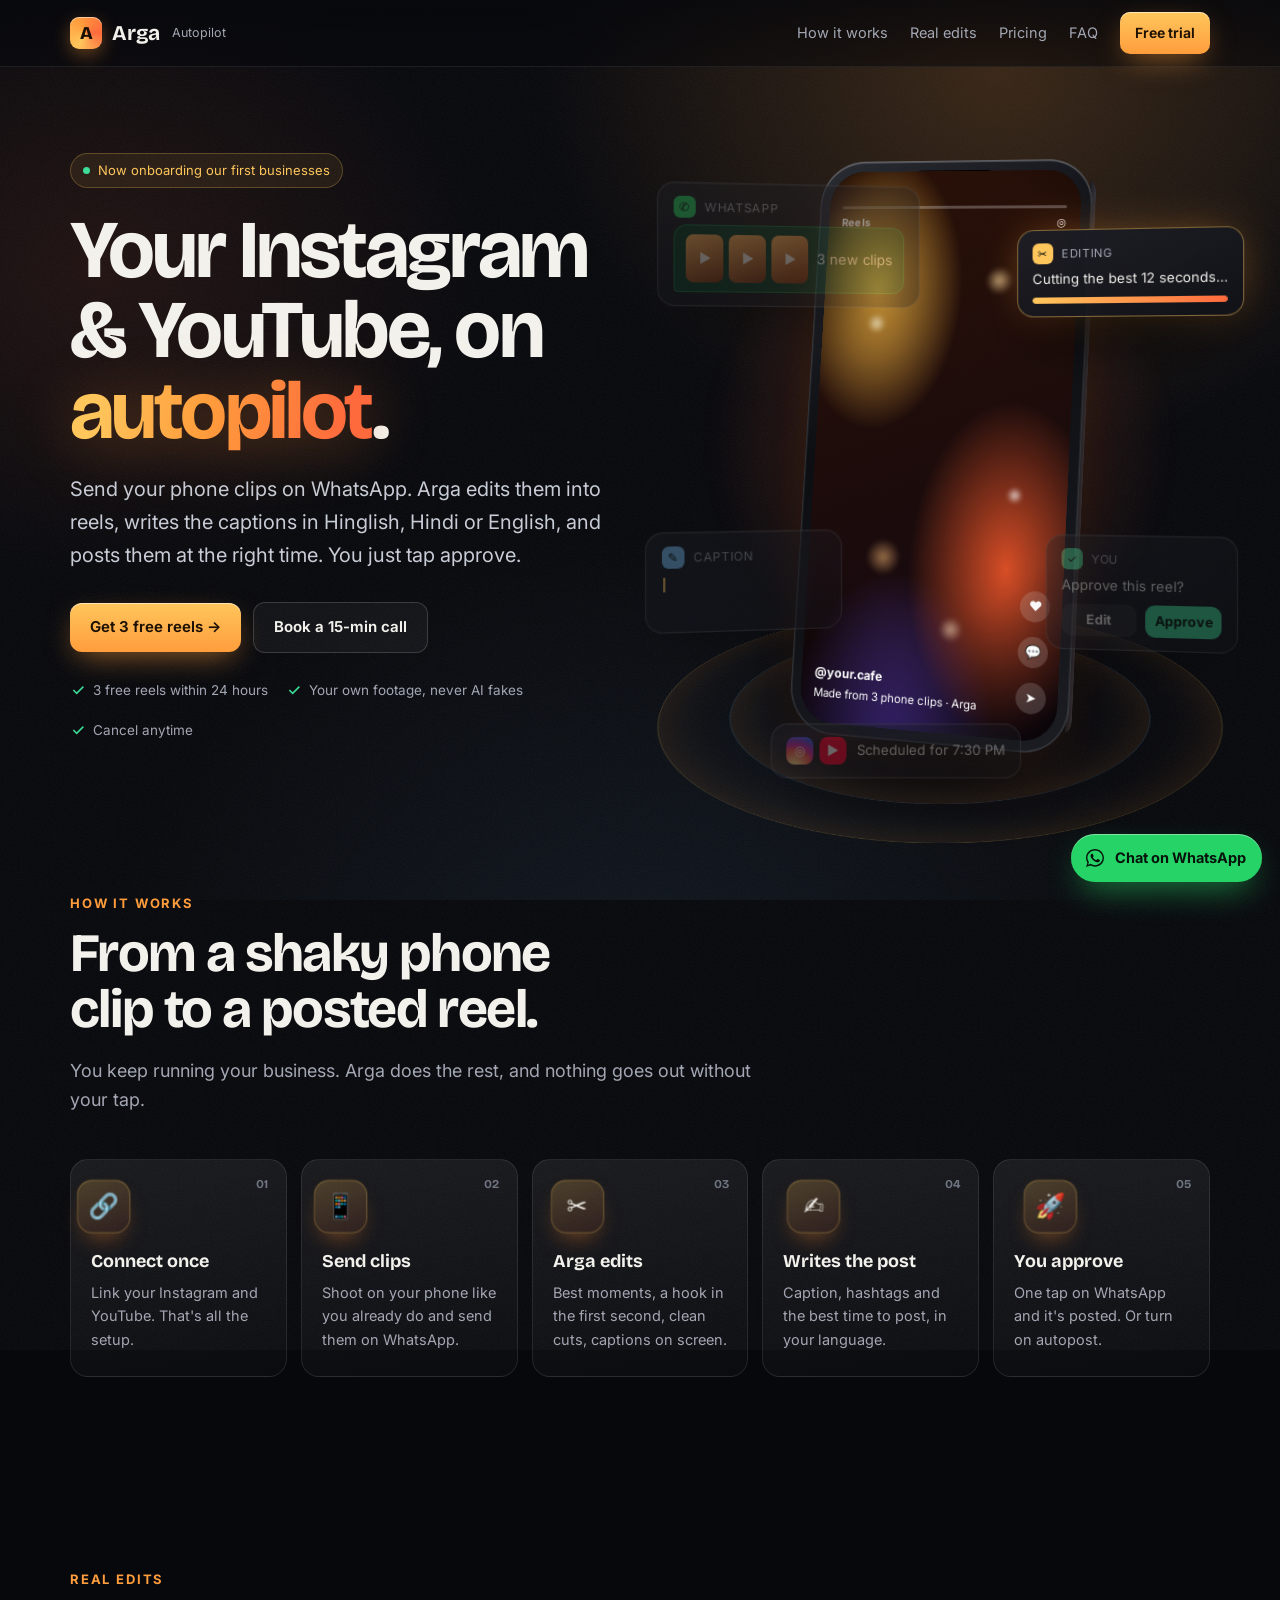
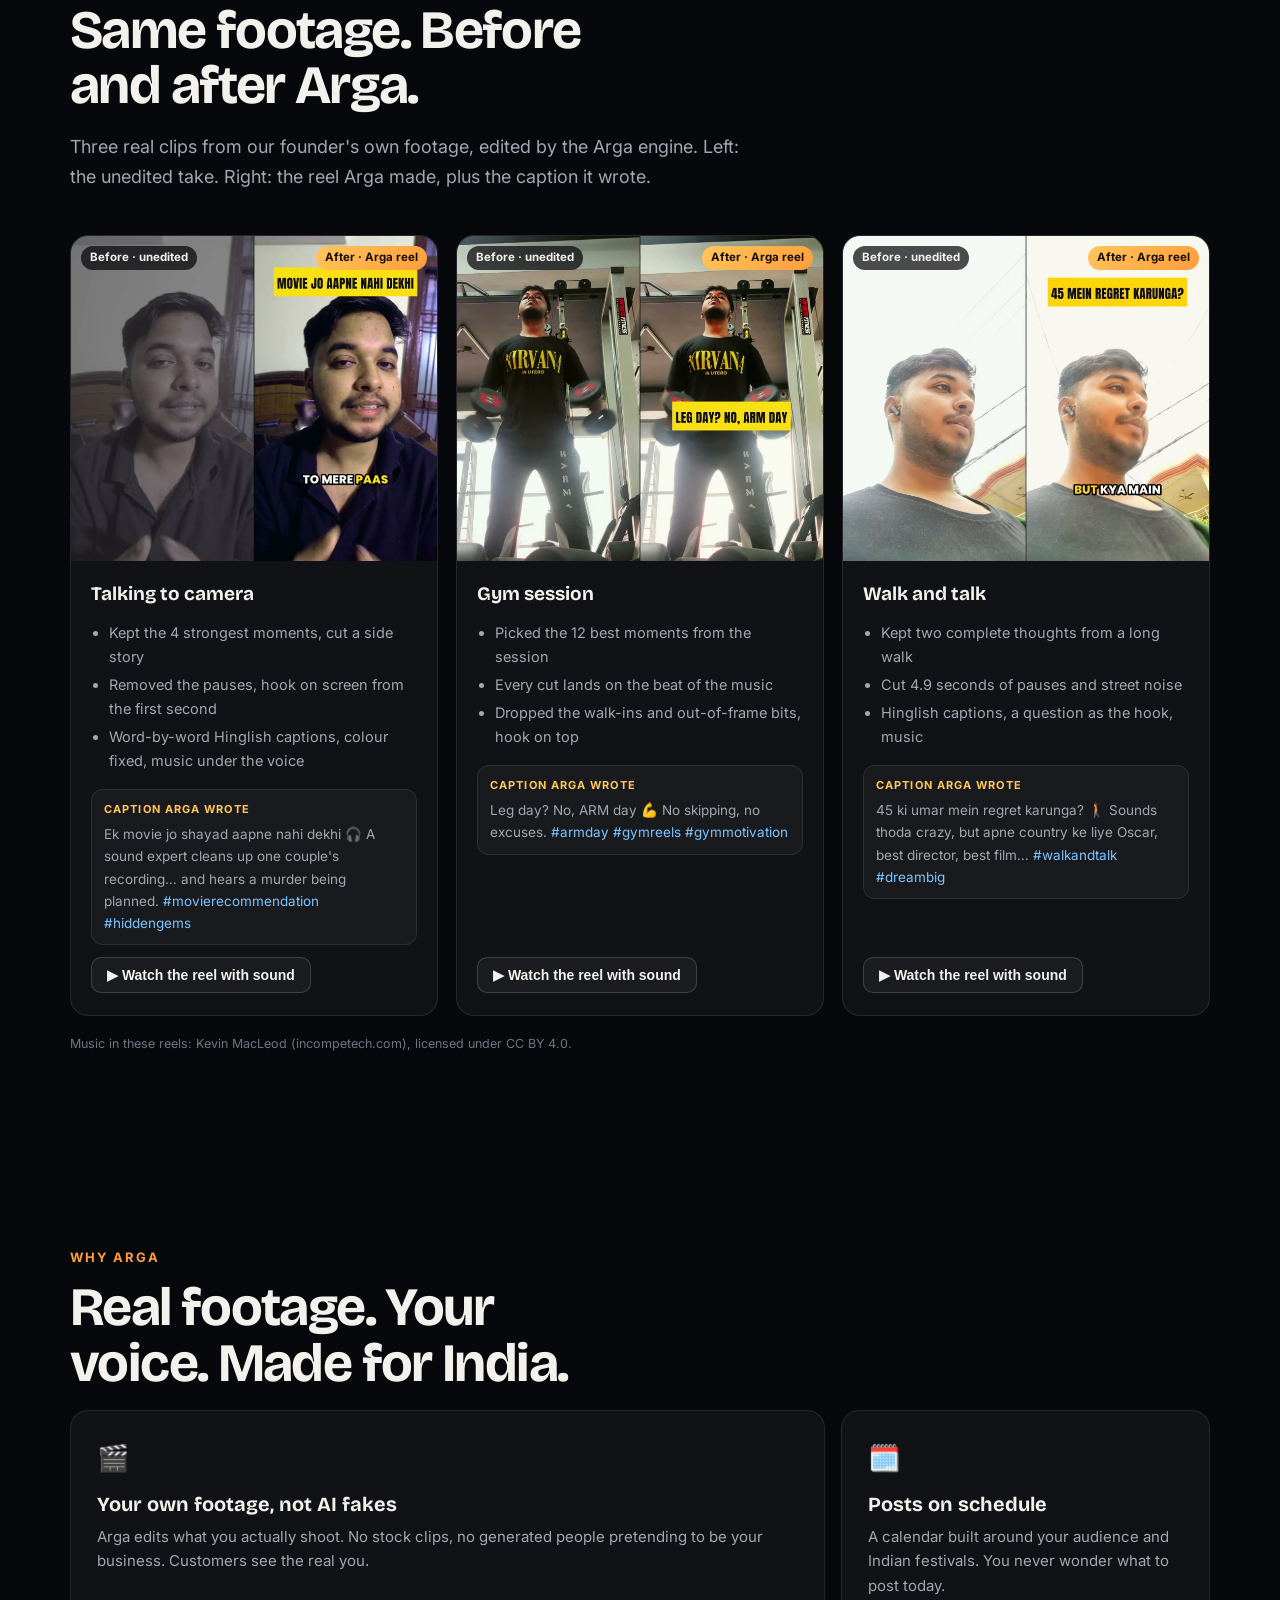
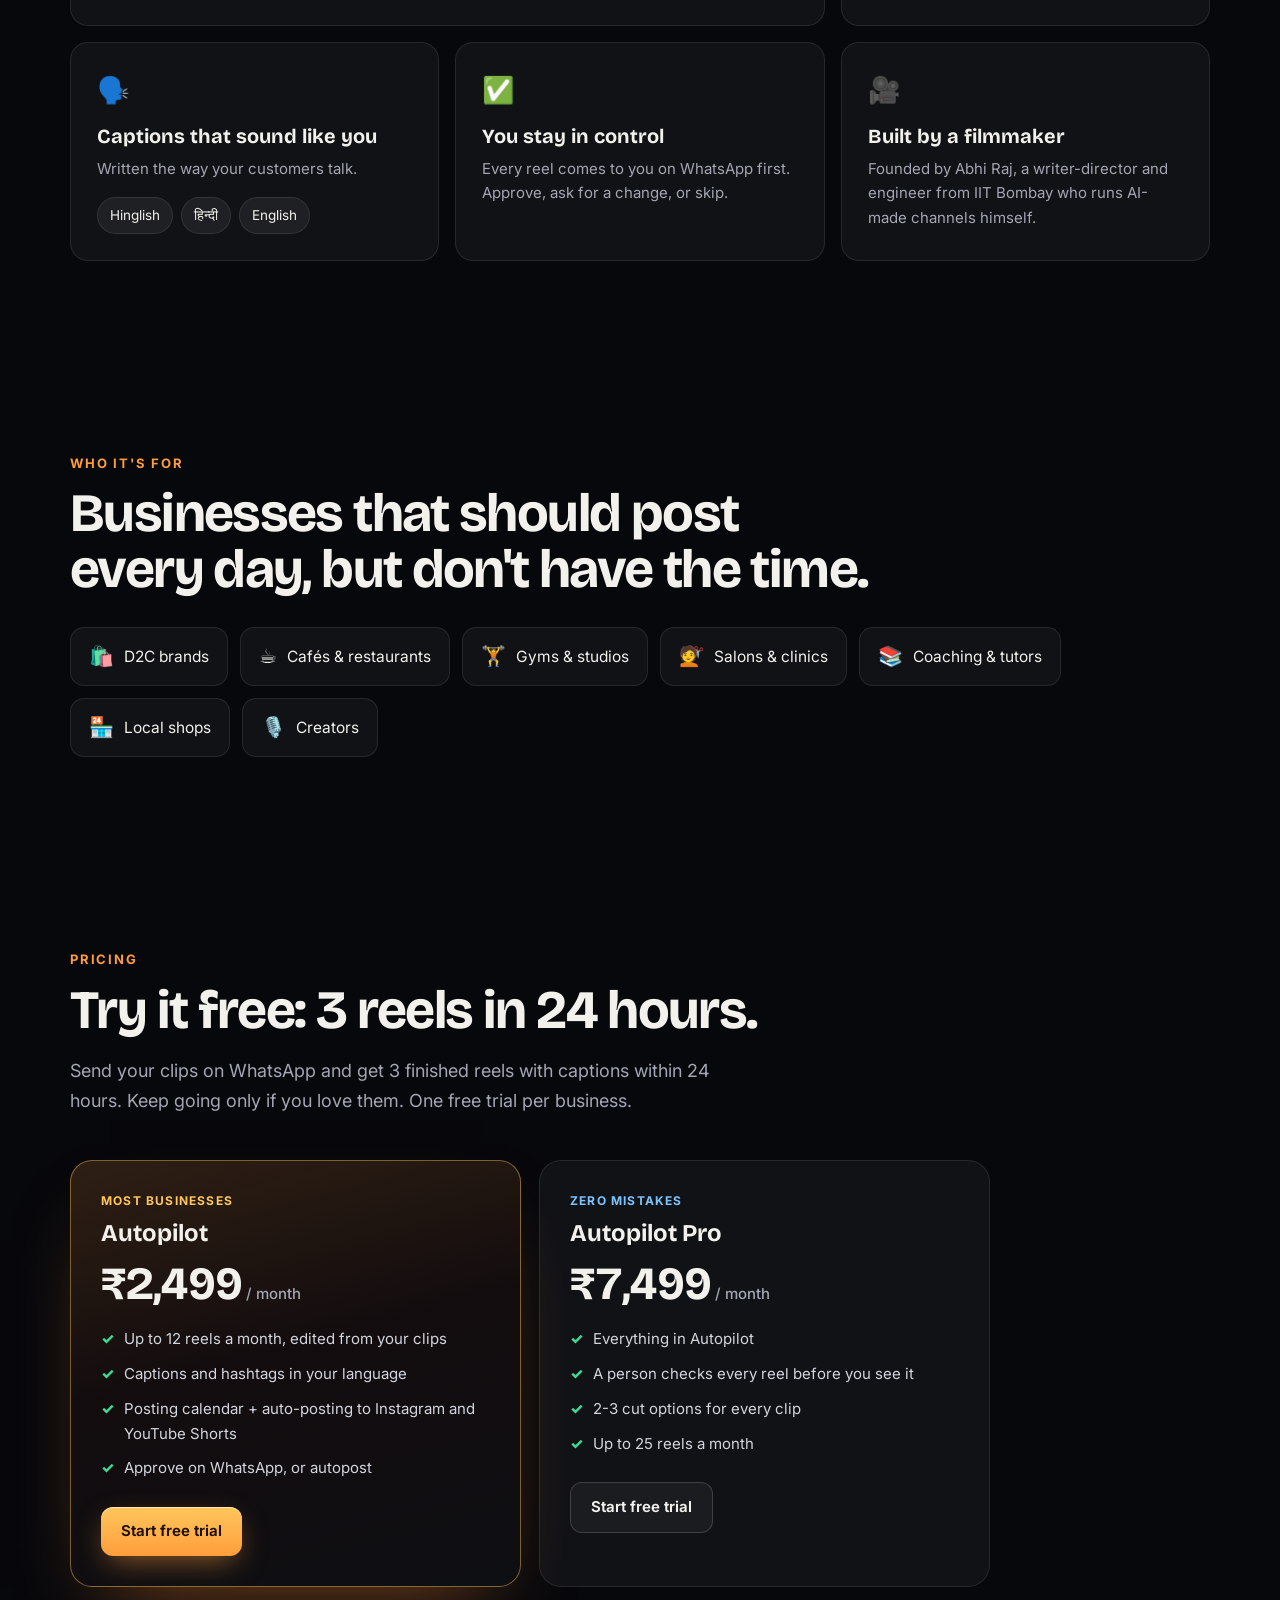
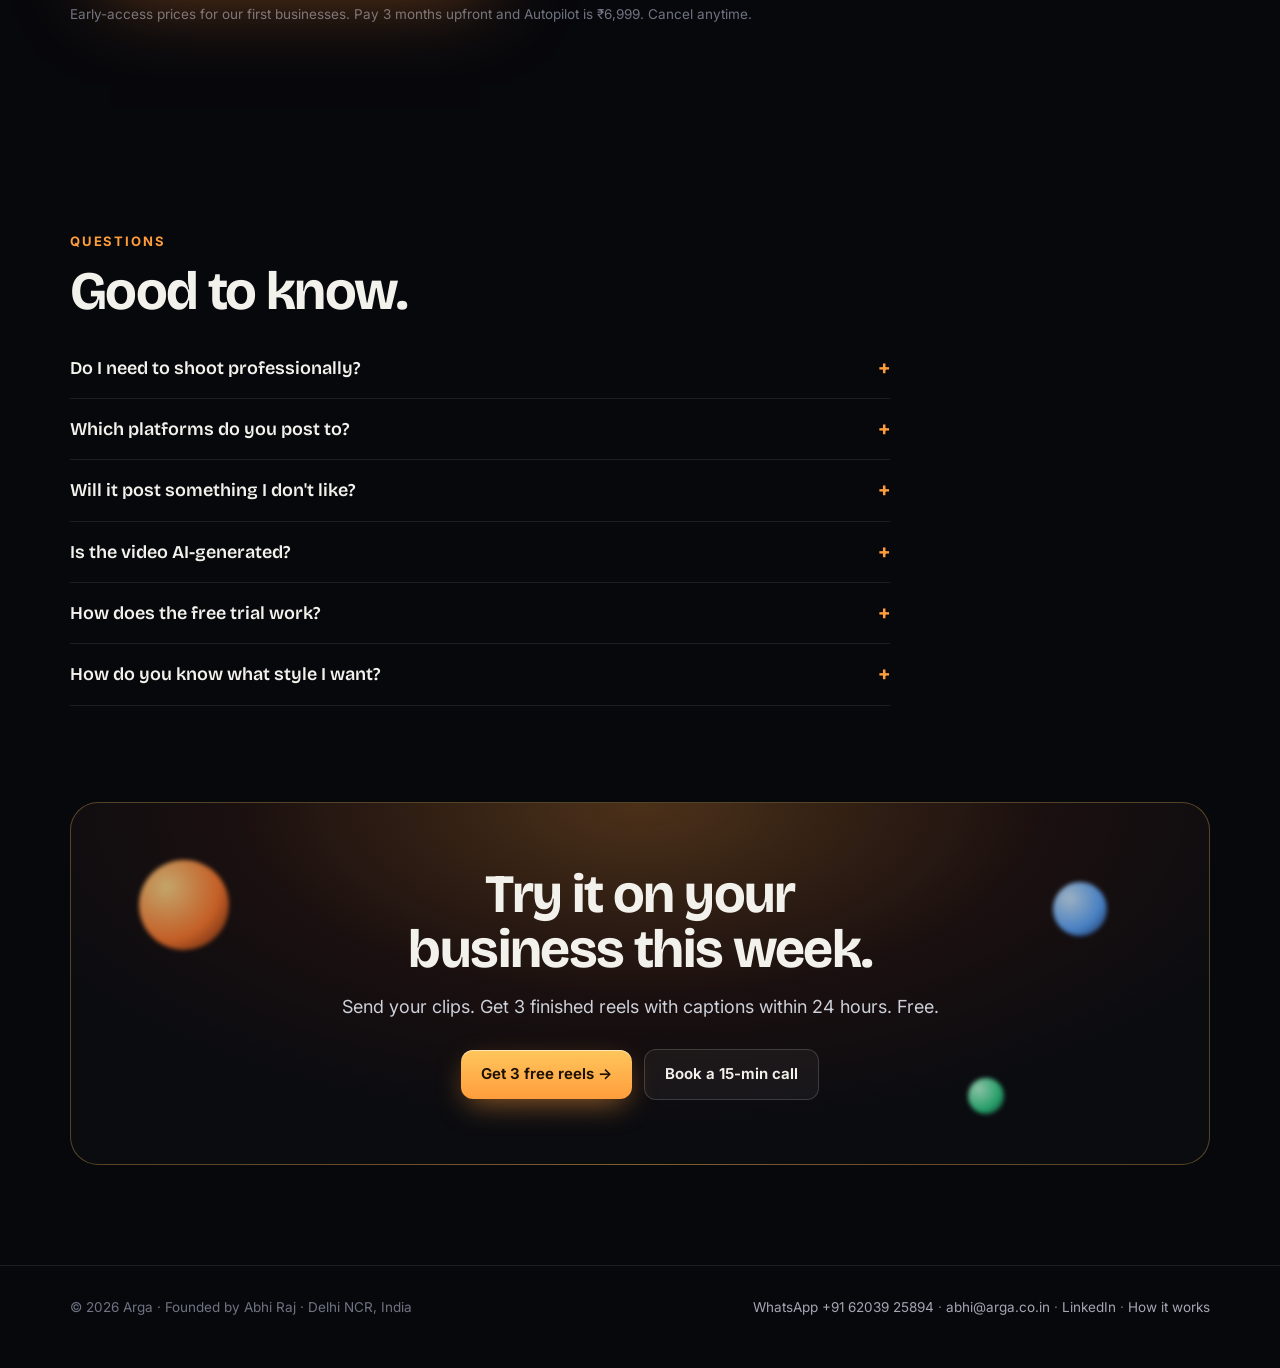
<file: index.html>
<!doctype html>
<html lang="en">
<head>
<meta charset="utf-8">
<meta name="viewport" content="width=device-width, initial-scale=1, viewport-fit=cover">
<title>Arga Autopilot</title>
<meta name="description" content="Arga runs your Instagram and YouTube on autopilot. Send your phone clips on WhatsApp; Arga edits them into reels, writes the captions in Hinglish, Hindi or English and posts them. You just approve.">
<meta property="og:title" content="Arga Autopilot: your Instagram and YouTube, on autopilot">
<meta property="og:description" content="Send phone clips on WhatsApp. Get edited reels with captions, posted for you. Your first 3 reels free, in 24 hours.">
<meta name="theme-color" content="#07080c">
<link rel="icon" href="data:image/svg+xml,<svg xmlns='http://www.w3.org/2000/svg' viewBox='0 0 100 100'><defs><linearGradient id='g' x1='0' y1='0' x2='1' y2='1'><stop offset='0' stop-color='%23ffc65c'/><stop offset='1' stop-color='%23ff6a3d'/></linearGradient></defs><rect width='100' height='100' rx='24' fill='url(%23g)'/><text y='72' x='50' text-anchor='middle' font-size='62' font-weight='800' font-family='Arial,sans-serif' fill='%231a0f02'>A</text></svg>">
<link rel="preconnect" href="https://fonts.googleapis.com">
<link rel="preconnect" href="https://fonts.gstatic.com" crossorigin>
<link rel="stylesheet" href="https://fonts.googleapis.com/css2?family=Bricolage+Grotesque:opsz,wght@12..96,600;12..96,700;12..96,800&family=Inter:wght@400;500;600;700&display=swap">
<link rel="stylesheet" href="/style.css">
</head>
<body>
<div class="ambient"></div><div class="grain"></div>

<header class="nav">
  <div class="wrap">
    <a class="brand" href="/"><span class="mark">A</span><b>Arga</b><small>Autopilot</small></a>
    <nav>
      <a href="/method.html">How it works</a>
      <a href="#real">Real edits</a>
      <a href="#pricing">Pricing</a>
      <a href="#faq">FAQ</a>
      <a class="btn primary sm" href="https://wa.me/916203925894?text=Hi%20Arga%21%20I%27d%20like%20my%203%20free%20reels.%20My%20business%3A%20" target="_blank" rel="noopener">Free trial</a>
    </nav>
  </div>
</header>

<main>
  <section class="hero">
    <div class="wrap">
      <div>
        <span class="eyebrow"><i></i>Now onboarding our first businesses</span>
        <h1>Your Instagram<br>&amp; YouTube, on <span class="glow">autopilot</span>.</h1>
        <p class="lede">Send your phone clips on WhatsApp. Arga edits them into reels, writes the captions in Hinglish, Hindi or English, and posts them at the right time. You just tap approve.</p>
        <div class="cta">
          <a class="btn primary" href="https://wa.me/916203925894?text=Hi%20Arga%21%20I%27d%20like%20my%203%20free%20reels.%20My%20business%3A%20" target="_blank" rel="noopener">Get 3 free reels →</a>
          <a class="btn ghost" href="https://cal.id/abhi-raj/partnership-call" rel="noopener">Book a 15-min call</a>
        </div>
        <div class="trust">
          <span><svg viewBox="0 0 24 24" fill="none" stroke="currentColor" stroke-width="2.4"><path d="M5 12l5 5L20 7"/></svg>3 free reels within 24 hours</span>
          <span><svg viewBox="0 0 24 24" fill="none" stroke="currentColor" stroke-width="2.4"><path d="M5 12l5 5L20 7"/></svg>Your own footage, never AI fakes</span>
          <span><svg viewBox="0 0 24 24" fill="none" stroke="currentColor" stroke-width="2.4"><path d="M5 12l5 5L20 7"/></svg>Cancel anytime</span>
        </div>
      </div>

      <div class="stage" aria-label="Animated example: clips arrive on WhatsApp, Arga edits a reel, writes the caption, the owner approves and it is posted">
        <div class="scene">
          <div class="halo"></div>
          <div class="ring"></div><div class="ring r2"></div><div class="floor"></div>

          <div class="phone">
            <div class="body"></div><div class="side"></div>
            <div class="screen">
              <div class="reel">
                <div class="film"></div><div class="bokeh"></div><div class="vignette"></div>
                <div class="bar"><i></i></div>
                <div class="top"><b>Reels</b><span>◎</span></div>
                <div class="cap" id="reelcap"></div>
                <div class="meta"><b id="reelhandle">@your.cafe</b>Made from 3 phone clips · Arga</div>
                <div class="rail"><span>♥</span><span>💬</span><span>➤</span></div>
              </div>
            </div>
            <div class="island"></div><div class="gloss"></div>
          </div>

          <div class="float f-wa" id="f-wa">
            <div class="k"><i style="background:var(--wa)">✆</i>WhatsApp</div>
            <div class="bubble"><div class="clips"><span class="clip"></span><span class="clip"></span><span class="clip"></span></div><span>3 new clips</span></div>
          </div>
          <div class="float f-edit" id="f-edit">
            <div class="k"><i style="background:var(--marigold)">✂</i>Editing</div>
            <div id="edittxt">Cutting the best 12 seconds…</div>
            <div class="prog"><i id="prog"></i></div>
          </div>
          <div class="float f-cap" id="f-cap">
            <div class="k"><i style="background:var(--sky)">✎</i>Caption</div>
            <div class="typed"><span id="typed"></span><span class="caret"></span></div>
            <div class="tags" id="tags"></div>
          </div>
          <div class="float f-ok" id="f-ok">
            <div class="k"><i style="background:var(--mint)">✓</i>You</div>
            <div id="oktxt">Approve this reel?</div>
            <div class="approve"><span>Edit</span><span class="yes" id="okbtn">Approve</span></div>
          </div>
          <div class="float f-post" id="f-post">
            <div class="posted"><div class="plat"><span class="ig">◎</span><span class="yt">▶</span></div><div id="posttxt">Scheduled for 7:30 PM</div></div>
          </div>
        </div>
      </div>
    </div>
  </section>

  <section id="how">
    <div class="wrap">
      <div class="reveal">
        <div class="kicker">How it works</div>
        <h2>From a shaky phone clip to a posted reel.</h2>
        <p class="sub">You keep running your business. Arga does the rest, and nothing goes out without your tap.</p>
      </div>
      <div class="pipe reveal">
        <div class="step"><span class="no">01</span><div class="ic">🔗</div><h3>Connect once</h3><p>Link your Instagram and YouTube. That's all the setup.</p></div>
        <div class="step"><span class="no">02</span><div class="ic">📱</div><h3>Send clips</h3><p>Shoot on your phone like you already do and send them on WhatsApp.</p></div>
        <div class="step"><span class="no">03</span><div class="ic">✂️</div><h3>Arga edits</h3><p>Best moments, a hook in the first second, clean cuts, captions on screen.</p></div>
        <div class="step"><span class="no">04</span><div class="ic">✍️</div><h3>Writes the post</h3><p>Caption, hashtags and the best time to post, in your language.</p></div>
        <div class="step"><span class="no">05</span><div class="ic">🚀</div><h3>You approve</h3><p>One tap on WhatsApp and it's posted. Or turn on autopost.</p></div>
      </div>
    </div>
  </section>

  <section id="real">
    <div class="wrap">
      <div class="reveal">
        <div class="kicker">Real edits</div>
        <h2>Same footage. Before and after Arga.</h2>
        <p class="sub">Three real clips from our founder's own footage, edited by the Arga engine. Left: the unedited take. Right: the reel Arga made, plus the caption it wrote.</p>
      </div>
      <div class="demos reveal">
        <article class="demo">
          <div class="cmp">
            <video class="loop" muted loop playsinline preload="none" poster="/demos/a_compare.jpg" data-src="/demos/a_compare.mp4" aria-label="Before and after: talking to camera"></video>
            <span class="tag l">Before · unedited</span><span class="tag r">After · Arga reel</span>
          </div>
          <div class="body">
            <h3>Talking to camera</h3>
            <ul>
              <li>Kept the 4 strongest moments, cut a side story</li>
              <li>Removed the pauses, hook on screen from the first second</li>
              <li>Word-by-word Hinglish captions, colour fixed, music under the voice</li>
            </ul>
            <p class="capx"><b>Caption Arga wrote</b>Ek movie jo shayad aapne nahi dekhi 🎧 A sound expert cleans up one couple's recording… and hears a murder being planned. <i>#movierecommendation #hiddengems</i></p>
            <button class="btn ghost sm play" type="button" data-reel="/demos/a_reel.mp4" data-poster="/demos/a_reel.jpg">▶ Watch the reel with sound</button>
          </div>
        </article>
        <article class="demo">
          <div class="cmp">
            <video class="loop" muted loop playsinline preload="none" poster="/demos/b_compare.jpg" data-src="/demos/b_compare.mp4" aria-label="Before and after: gym session"></video>
            <span class="tag l">Before · unedited</span><span class="tag r">After · Arga reel</span>
          </div>
          <div class="body">
            <h3>Gym session</h3>
            <ul>
              <li>Picked the 12 best moments from the session</li>
              <li>Every cut lands on the beat of the music</li>
              <li>Dropped the walk-ins and out-of-frame bits, hook on top</li>
            </ul>
            <p class="capx"><b>Caption Arga wrote</b>Leg day? No, ARM day 💪 No skipping, no excuses. <i>#armday #gymreels #gymmotivation</i></p>
            <button class="btn ghost sm play" type="button" data-reel="/demos/b_reel.mp4" data-poster="/demos/b_reel.jpg">▶ Watch the reel with sound</button>
          </div>
        </article>
        <article class="demo">
          <div class="cmp">
            <video class="loop" muted loop playsinline preload="none" poster="/demos/c_compare.jpg" data-src="/demos/c_compare.mp4" aria-label="Before and after: walk and talk"></video>
            <span class="tag l">Before · unedited</span><span class="tag r">After · Arga reel</span>
          </div>
          <div class="body">
            <h3>Walk and talk</h3>
            <ul>
              <li>Kept two complete thoughts from a long walk</li>
              <li>Cut 4.9 seconds of pauses and street noise</li>
              <li>Hinglish captions, a question as the hook, music</li>
            </ul>
            <p class="capx"><b>Caption Arga wrote</b>45 ki umar mein regret karunga? 🚶 Sounds thoda crazy, but apne country ke liye Oscar, best director, best film… <i>#walkandtalk #dreambig</i></p>
            <button class="btn ghost sm play" type="button" data-reel="/demos/c_reel.mp4" data-poster="/demos/c_reel.jpg">▶ Watch the reel with sound</button>
          </div>
        </article>
      </div>
      <p class="fine">Music in these reels: Kevin MacLeod (incompetech.com), licensed under CC BY 4.0.</p>
    </div>
  </section>

  <section>
    <div class="wrap">
      <div class="reveal">
        <div class="kicker">Why Arga</div>
        <h2>Real footage. Your voice. Made for India.</h2>
      </div>
      <div class="feats reveal">
        <div class="feat wide"><div class="emo">🎬</div><div class="big">Your own footage, not AI fakes</div><p>Arga edits what you actually shoot. No stock clips, no generated people pretending to be your business. Customers see the real you.</p></div>
        <div class="feat"><div class="emo">🗓️</div><div class="big">Posts on schedule</div><p>A calendar built around your audience and Indian festivals. You never wonder what to post today.</p></div>
        <div class="feat"><div class="emo">🗣️</div><div class="big">Captions that sound like you</div><p>Written the way your customers talk.</p><div class="lang"><span>Hinglish</span><span>हिन्दी</span><span>English</span></div></div>
        <div class="feat"><div class="emo">✅</div><div class="big">You stay in control</div><p>Every reel comes to you on WhatsApp first. Approve, ask for a change, or skip.</p></div>
        <div class="feat"><div class="emo">🎥</div><div class="big">Built by a filmmaker</div><p>Founded by Abhi Raj, a writer-director and engineer from IIT Bombay who runs AI-made channels himself.</p></div>
      </div>
    </div>
  </section>

  <section>
    <div class="wrap reveal">
      <div class="kicker">Who it's for</div>
      <h2>Businesses that should post every day, but don't have the time.</h2>
      <div class="who" style="margin-top:30px">
        <span><b>🛍️</b>D2C brands</span><span><b>☕</b>Cafés &amp; restaurants</span><span><b>🏋️</b>Gyms &amp; studios</span>
        <span><b>💇</b>Salons &amp; clinics</span><span><b>📚</b>Coaching &amp; tutors</span><span><b>🏪</b>Local shops</span><span><b>🎙️</b>Creators</span>
      </div>
    </div>
  </section>

  <section id="pricing">
    <div class="wrap">
      <div class="reveal">
        <div class="kicker">Pricing</div>
        <h2>Try it free: 3 reels in 24 hours.</h2>
        <p class="sub">Send your clips on WhatsApp and get 3 finished reels with captions within 24 hours. Keep going only if you love them. One free trial per business.</p>
      </div>
      <div class="plans reveal">
        <div class="plan main" data-tilt>
          <div class="tagline">Most businesses</div>
          <h3>Autopilot</h3>
          <div class="price">₹2,499<small> / month</small></div>
          <ul>
            <li>Up to 12 reels a month, edited from your clips</li>
            <li>Captions and hashtags in your language</li>
            <li>Posting calendar + auto-posting to Instagram and YouTube Shorts</li>
            <li>Approve on WhatsApp, or autopost</li>
          </ul>
          <a class="btn primary" href="https://wa.me/916203925894?text=Hi%20Arga%21%20I%27d%20like%20my%203%20free%20reels.%20My%20business%3A%20" target="_blank" rel="noopener">Start free trial</a>
        </div>
        <div class="plan" data-tilt>
          <div class="tagline" style="color:var(--sky)">Zero mistakes</div>
          <h3>Autopilot Pro</h3>
          <div class="price">₹7,499<small> / month</small></div>
          <ul>
            <li>Everything in Autopilot</li>
            <li>A person checks every reel before you see it</li>
            <li>2-3 cut options for every clip</li>
            <li>Up to 25 reels a month</li>
          </ul>
          <a class="btn ghost" href="https://wa.me/916203925894?text=Hi%20Arga%21%20I%27d%20like%20my%203%20free%20reels.%20My%20business%3A%20" target="_blank" rel="noopener">Start free trial</a>
        </div>
      </div>
      <p class="note">Early-access prices for our first businesses. Pay 3 months upfront and Autopilot is ₹6,999. Cancel anytime.</p>
    </div>
  </section>

  <section id="faq">
    <div class="wrap">
      <div class="reveal"><div class="kicker">Questions</div><h2>Good to know.</h2></div>
      <div class="faq reveal">
        <details><summary>Do I need to shoot professionally?</summary><p>No. Phone clips are perfect. Talk to the camera, show your products or your space. Arga picks the best moments and cuts them into reels.</p></details>
        <details><summary>Which platforms do you post to?</summary><p>Instagram Reels and YouTube Shorts to start. More platforms will follow.</p></details>
        <details><summary>Will it post something I don't like?</summary><p>Not unless you turn on autopost. By default every reel comes to you on WhatsApp first and goes out only after your tap.</p></details>
        <details><summary>Is the video AI-generated?</summary><p>No. Arga edits your own footage. AI helps choose the moments, cut, caption and schedule; your business stays real.</p></details>
        <details><summary>How does the free trial work?</summary><p>Send your clips on WhatsApp and within 24 hours you get 3 finished reels with captions. One trial per business (one Instagram account and one WhatsApp number). Trial reels end with a small "Made with Arga" card; paid plans don't. Like them? Continue on a monthly plan. If not, you keep the reels.</p></details>
        <details><summary>How do you know what style I want?</summary><p>Your 3 free reels come in 3 different styles. If you have a reel you like, send its link too, and one of the three follows its editing style. Pick your favourite and every reel after that follows it. Anything you tell us ("slower music", "add my logo") is remembered for every next reel.</p></details>
      </div>
    </div>
  </section>

  <div class="final">
    <div class="wrap reveal">
      <div class="finalbox">
        <span class="orb o1"></span><span class="orb o2"></span><span class="orb o3"></span>
        <h2>Try it on your business this week.</h2>
        <p>Send your clips. Get 3 finished reels with captions within 24 hours. Free.</p>
        <div class="cta">
          <a class="btn primary" href="https://wa.me/916203925894?text=Hi%20Arga%21%20I%27d%20like%20my%203%20free%20reels.%20My%20business%3A%20" target="_blank" rel="noopener">Get 3 free reels →</a>
          <a class="btn ghost" href="https://cal.id/abhi-raj/partnership-call" rel="noopener">Book a 15-min call</a>
        </div>
      </div>
    </div>
  </div>
</main>

<footer>
  <div class="wrap">
    <span>© <span id="y">2026</span> Arga · Founded by Abhi Raj · Delhi NCR, India</span>
    <span><a href="https://wa.me/916203925894?text=Hi%20Arga%21%20I%27d%20like%20my%203%20free%20reels.%20My%20business%3A%20" target="_blank" rel="noopener">WhatsApp +91 62039 25894</a> · <a href="mailto:abhi@arga.co.in">abhi@arga.co.in</a> · <a href="https://www.linkedin.com/in/abhiraj-films/" rel="noopener">LinkedIn</a> · <a href="/method.html">How it works</a></span>
  </div>
</footer>
<a class="wa-fab" href="https://wa.me/916203925894?text=Hi%20Arga%21%20I%27d%20like%20my%203%20free%20reels.%20My%20business%3A%20" target="_blank" rel="noopener" aria-label="Chat with Arga on WhatsApp"><svg viewBox="0 0 32 32" aria-hidden="true"><path fill="currentColor" d="M16 3C8.8 3 3 8.7 3 15.8c0 2.5.7 4.9 2 7L3 29l6.4-2c2 1.1 4.3 1.7 6.6 1.7 7.2 0 13-5.7 13-12.8S23.2 3 16 3zm0 23.4c-2.1 0-4.1-.6-5.9-1.6l-.4-.3-3.8 1.2 1.2-3.7-.3-.4c-1.2-1.8-1.8-3.8-1.8-5.9C5 9.9 10 5.1 16 5.1s11 4.8 11 10.7-4.9 10.6-11 10.6zm6-7.9c-.3-.2-1.9-.9-2.2-1s-.5-.2-.7.2-.8 1-1 1.2-.4.2-.7.1c-.3-.2-1.4-.5-2.6-1.6-1-.9-1.6-1.9-1.8-2.2s0-.5.1-.6l.5-.6c.2-.2.2-.4.3-.6.1-.2 0-.5 0-.6l-1-2.4c-.3-.6-.5-.5-.7-.5h-.6c-.2 0-.6.1-.9.4-.3.3-1.2 1.1-1.2 2.7s1.2 3.1 1.4 3.3c.2.2 2.4 3.6 5.7 5 .8.3 1.4.5 1.9.7.8.2 1.5.2 2.1.1.6-.1 1.9-.8 2.2-1.5.3-.7.3-1.4.2-1.5-.1-.2-.3-.3-.6-.4z"/></svg><span>Chat on WhatsApp</span></a>
<div class="player" id="player" hidden><div class="pbox"><button class="x" type="button" aria-label="Close">×</button><video controls playsinline></video></div></div>
<script>document.getElementById('y').textContent=new Date().getFullYear()</script>
<script src="/app.js"></script>
</body>
</html>
</file>
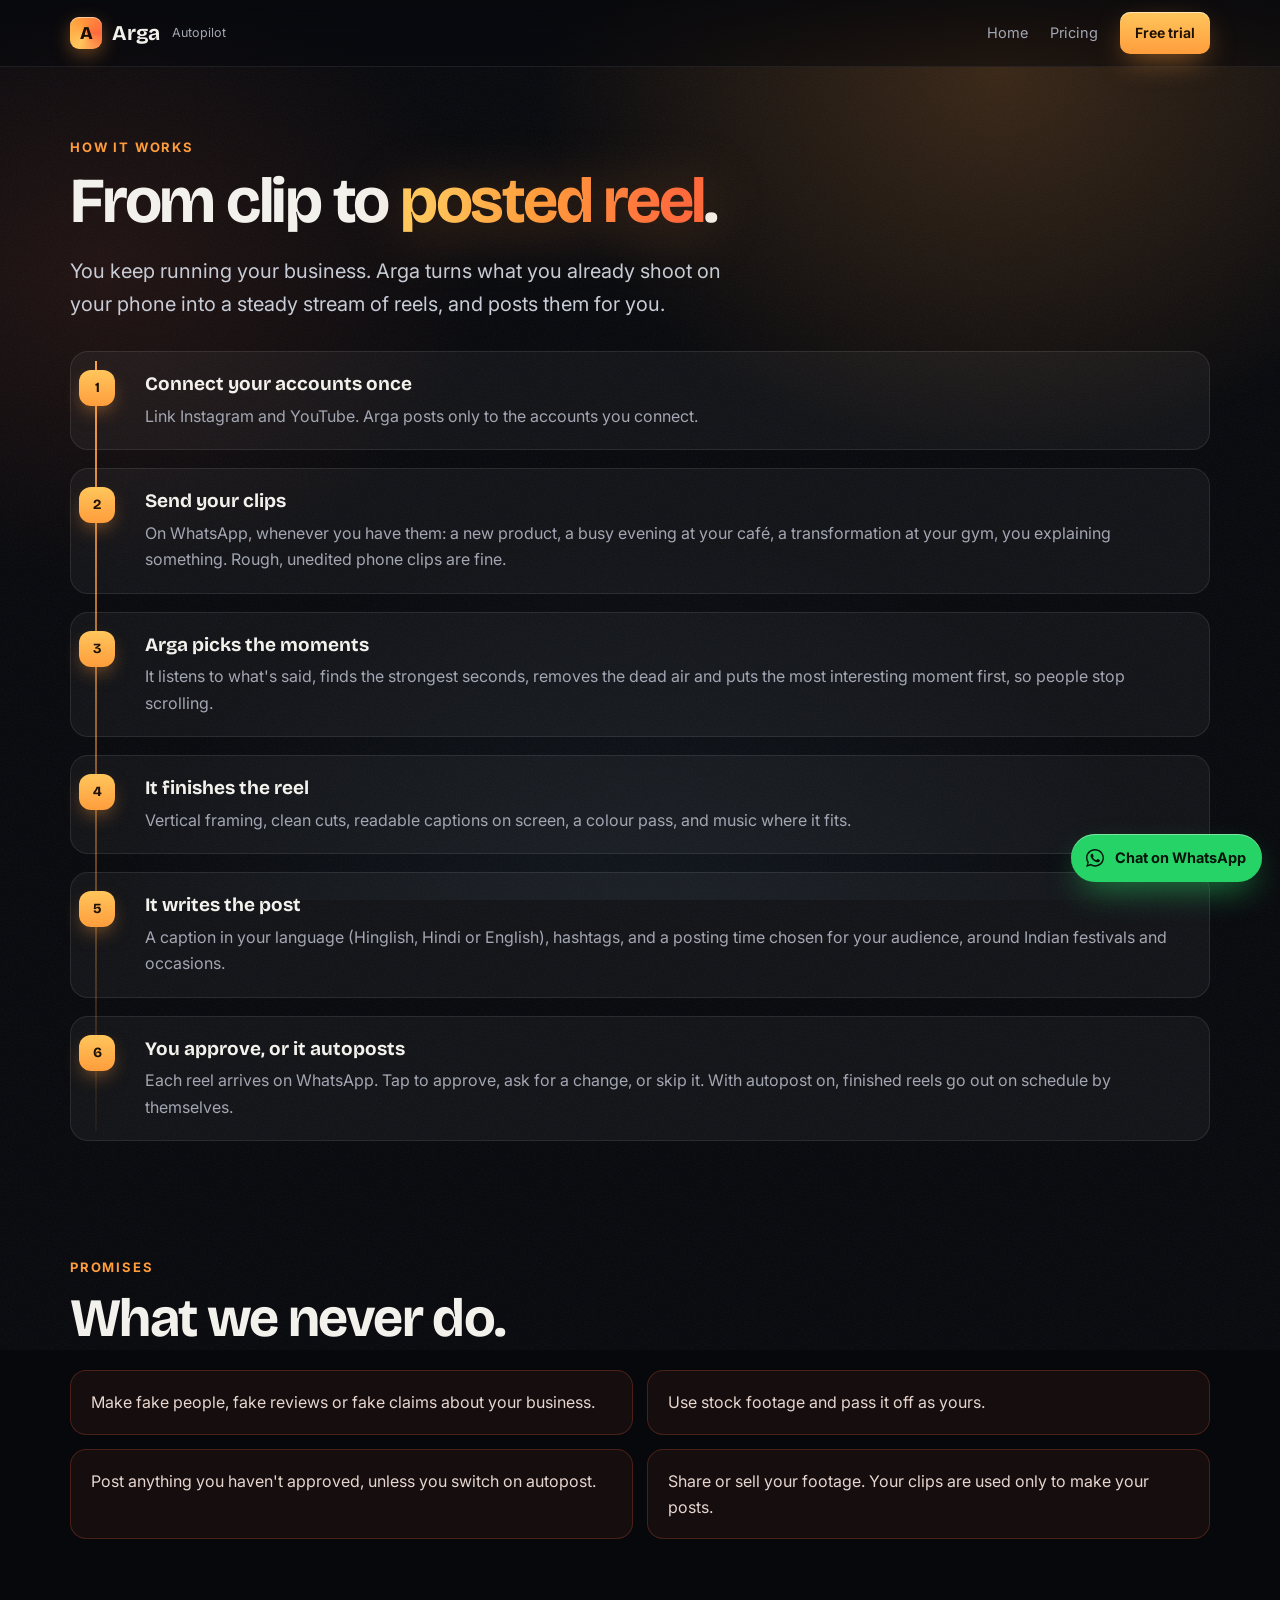
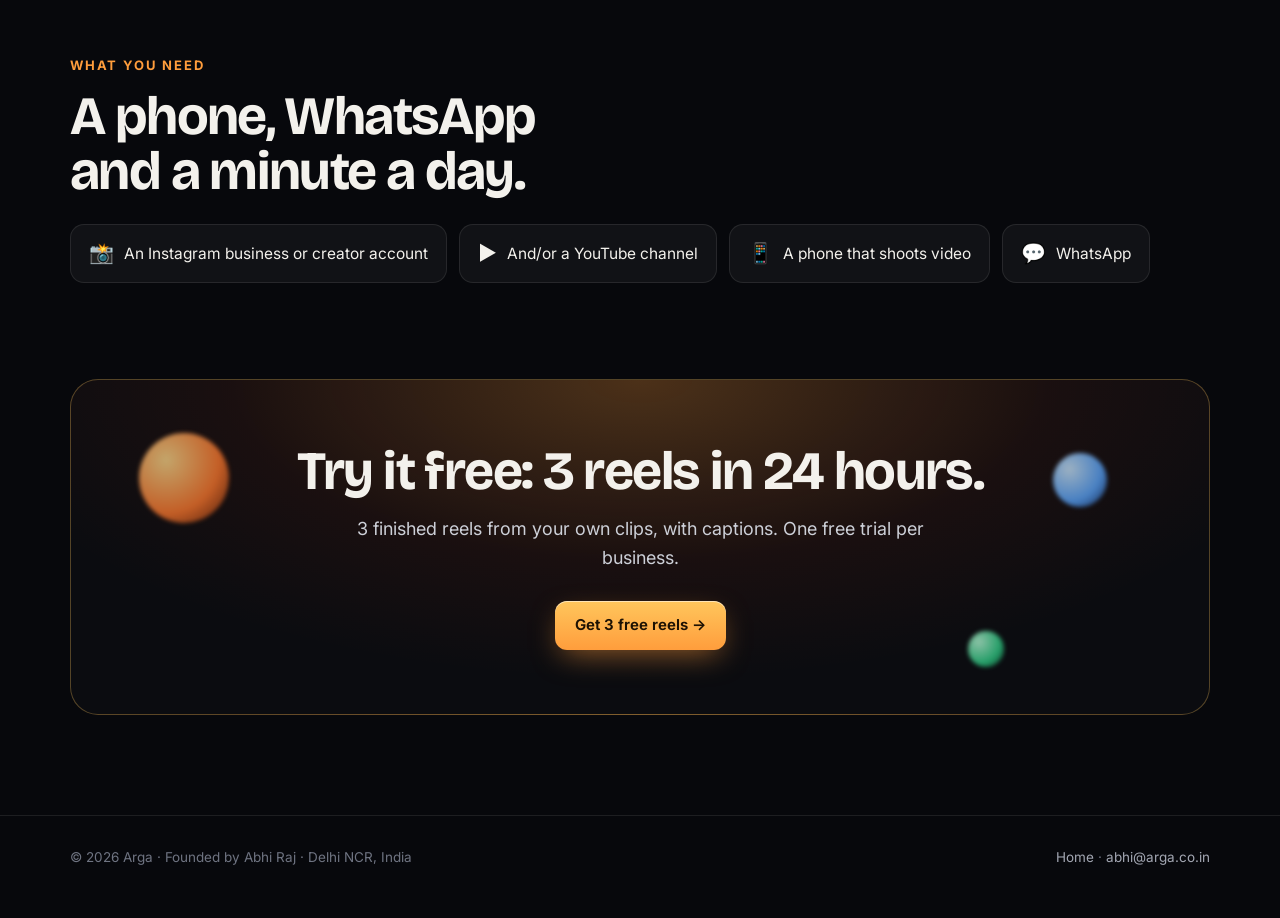
<file: method.html>
<!doctype html>
<html lang="en">
<head>
<meta charset="utf-8">
<meta name="viewport" content="width=device-width, initial-scale=1, viewport-fit=cover">
<title>How Arga Autopilot works</title>
<meta name="description" content="How Arga turns your phone clips into finished reels with captions and posts them to Instagram and YouTube Shorts, with your approval on WhatsApp.">
<meta name="theme-color" content="#07080c">
<link rel="icon" href="data:image/svg+xml,<svg xmlns='http://www.w3.org/2000/svg' viewBox='0 0 100 100'><defs><linearGradient id='g' x1='0' y1='0' x2='1' y2='1'><stop offset='0' stop-color='%23ffc65c'/><stop offset='1' stop-color='%23ff6a3d'/></linearGradient></defs><rect width='100' height='100' rx='24' fill='url(%23g)'/><text y='72' x='50' text-anchor='middle' font-size='62' font-weight='800' font-family='Arial,sans-serif' fill='%231a0f02'>A</text></svg>">
<link rel="preconnect" href="https://fonts.googleapis.com">
<link rel="preconnect" href="https://fonts.gstatic.com" crossorigin>
<link rel="stylesheet" href="https://fonts.googleapis.com/css2?family=Bricolage+Grotesque:opsz,wght@12..96,600;12..96,700;12..96,800&family=Inter:wght@400;500;600;700&display=swap">
<link rel="stylesheet" href="/style.css">
</head>
<body class="page">
<div class="ambient"></div><div class="grain"></div>

<header class="nav">
  <div class="wrap">
    <a class="brand" href="/"><span class="mark">A</span><b>Arga</b><small>Autopilot</small></a>
    <nav>
      <a href="/">Home</a>
      <a href="/#pricing">Pricing</a>
      <a class="btn primary sm" href="https://wa.me/916203925894?text=Hi%20Arga%21%20I%27d%20like%20my%203%20free%20reels.%20My%20business%3A%20" target="_blank" rel="noopener">Free trial</a>
    </nav>
  </div>
</header>

<main>
  <section style="padding-top:70px">
    <div class="wrap">
      <div class="reveal">
        <div class="kicker">How it works</div>
        <h1>From clip to <span class="glow">posted reel</span>.</h1>
        <p class="lede">You keep running your business. Arga turns what you already shoot on your phone into a steady stream of reels, and posts them for you.</p>
      </div>

      <div class="timeline reveal">
        <div class="tl"><span class="dot">1</span><h3>Connect your accounts once</h3><p>Link Instagram and YouTube. Arga posts only to the accounts you connect.</p></div>
        <div class="tl"><span class="dot">2</span><h3>Send your clips</h3><p>On WhatsApp, whenever you have them: a new product, a busy evening at your café, a transformation at your gym, you explaining something. Rough, unedited phone clips are fine.</p></div>
        <div class="tl"><span class="dot">3</span><h3>Arga picks the moments</h3><p>It listens to what's said, finds the strongest seconds, removes the dead air and puts the most interesting moment first, so people stop scrolling.</p></div>
        <div class="tl"><span class="dot">4</span><h3>It finishes the reel</h3><p>Vertical framing, clean cuts, readable captions on screen, a colour pass, and music where it fits.</p></div>
        <div class="tl"><span class="dot">5</span><h3>It writes the post</h3><p>A caption in your language (Hinglish, Hindi or English), hashtags, and a posting time chosen for your audience, around Indian festivals and occasions.</p></div>
        <div class="tl"><span class="dot">6</span><h3>You approve, or it autoposts</h3><p>Each reel arrives on WhatsApp. Tap to approve, ask for a change, or skip it. With autopost on, finished reels go out on schedule by themselves.</p></div>
      </div>
    </div>
  </section>

  <section style="padding-top:20px">
    <div class="wrap reveal">
      <div class="kicker">Promises</div>
      <h2>What we never do.</h2>
      <div class="never" style="margin-top:24px">
        <div>Make fake people, fake reviews or fake claims about your business.</div>
        <div>Use stock footage and pass it off as yours.</div>
        <div>Post anything you haven't approved, unless you switch on autopost.</div>
        <div>Share or sell your footage. Your clips are used only to make your posts.</div>
      </div>
    </div>
  </section>

  <section style="padding-top:20px">
    <div class="wrap reveal">
      <div class="kicker">What you need</div>
      <h2>A phone, WhatsApp and a minute a day.</h2>
      <div class="who" style="margin-top:24px">
        <span><b>📸</b>An Instagram business or creator account</span>
        <span><b>▶️</b>And/or a YouTube channel</span>
        <span><b>📱</b>A phone that shoots video</span>
        <span><b>💬</b>WhatsApp</span>
      </div>
    </div>
  </section>

  <div class="final">
    <div class="wrap reveal">
      <div class="finalbox">
        <span class="orb o1"></span><span class="orb o2"></span><span class="orb o3"></span>
        <h2>Try it free: 3 reels in 24 hours.</h2>
        <p>3 finished reels from your own clips, with captions. One free trial per business.</p>
        <div class="cta"><a class="btn primary" href="https://wa.me/916203925894?text=Hi%20Arga%21%20I%27d%20like%20my%203%20free%20reels.%20My%20business%3A%20" target="_blank" rel="noopener">Get 3 free reels →</a></div>
      </div>
    </div>
  </div>
</main>

<footer>
  <div class="wrap">
    <span>© <span id="y">2026</span> Arga · Founded by Abhi Raj · Delhi NCR, India</span>
    <span><a href="/">Home</a> · <a href="mailto:abhi@arga.co.in">abhi@arga.co.in</a></span>
  </div>
</footer>
<a class="wa-fab" href="https://wa.me/916203925894?text=Hi%20Arga%21%20I%27d%20like%20my%203%20free%20reels.%20My%20business%3A%20" target="_blank" rel="noopener" aria-label="Chat with Arga on WhatsApp"><svg viewBox="0 0 32 32" aria-hidden="true"><path fill="currentColor" d="M16 3C8.8 3 3 8.7 3 15.8c0 2.5.7 4.9 2 7L3 29l6.4-2c2 1.1 4.3 1.7 6.6 1.7 7.2 0 13-5.7 13-12.8S23.2 3 16 3zm0 23.4c-2.1 0-4.1-.6-5.9-1.6l-.4-.3-3.8 1.2 1.2-3.7-.3-.4c-1.2-1.8-1.8-3.8-1.8-5.9C5 9.9 10 5.1 16 5.1s11 4.8 11 10.7-4.9 10.6-11 10.6zm6-7.9c-.3-.2-1.9-.9-2.2-1s-.5-.2-.7.2-.8 1-1 1.2-.4.2-.7.1c-.3-.2-1.4-.5-2.6-1.6-1-.9-1.6-1.9-1.8-2.2s0-.5.1-.6l.5-.6c.2-.2.2-.4.3-.6.1-.2 0-.5 0-.6l-1-2.4c-.3-.6-.5-.5-.7-.5h-.6c-.2 0-.6.1-.9.4-.3.3-1.2 1.1-1.2 2.7s1.2 3.1 1.4 3.3c.2.2 2.4 3.6 5.7 5 .8.3 1.4.5 1.9.7.8.2 1.5.2 2.1.1.6-.1 1.9-.8 2.2-1.5.3-.7.3-1.4.2-1.5-.1-.2-.3-.3-.6-.4z"/></svg><span>Chat on WhatsApp</span></a>
<script>document.getElementById('y').textContent=new Date().getFullYear()</script>
<script src="/app.js"></script>
</body>
</html>
</file>
<file: style.css>
/* Arga Autopilot: saffron light on deep night. Depth comes from perspective, layered glass and real shadows. */
:root{
  --bg:#07080c; --bg2:#0c0e15; --panel:rgba(255,255,255,.045); --panel2:rgba(255,255,255,.07);
  --line:rgba(255,255,255,.09); --line2:rgba(255,255,255,.16);
  --ink:#f3f1ec; --dim:#a3a7b3; --mute:#6f7482;
  --saffron:#ff9d3c; --marigold:#ffc65c; --ember:#ff6a3d; --mint:#3ddc97; --wa:#25d366; --sky:#7cc4ff;
  --display:"Bricolage Grotesque","Inter",system-ui,sans-serif; --body:"Inter",system-ui,-apple-system,"Segoe UI",sans-serif;
  --r:18px; --max:1180px;
}
*{box-sizing:border-box}
html{scroll-behavior:smooth}
html,body{margin:0;padding:0}
body{background:var(--bg);color:var(--ink);font:16px/1.65 var(--body);-webkit-font-smoothing:antialiased;overflow-x:hidden}
img{max-width:100%}
a{color:inherit}
.wrap{max-width:var(--max);margin:0 auto;padding-left:max(20px,env(safe-area-inset-left));padding-right:max(20px,env(safe-area-inset-right))}

/* ambient light + grain */
.ambient{position:fixed;inset:0;z-index:-2;pointer-events:none;
  background:
    radial-gradient(60vw 50vw at 78% 8%, rgba(255,157,60,.20), transparent 60%),
    radial-gradient(50vw 40vw at 8% 30%, rgba(255,106,61,.10), transparent 60%),
    radial-gradient(70vw 60vw at 50% 110%, rgba(124,196,255,.08), transparent 60%),
    var(--bg)}
.grain{position:fixed;inset:-50%;z-index:-1;pointer-events:none;opacity:.06;
  background-image:url("data:image/svg+xml,%3Csvg xmlns='http://www.w3.org/2000/svg' width='160' height='160'%3E%3Cfilter id='n'%3E%3CfeTurbulence type='fractalNoise' baseFrequency='.85' numOctaves='3' stitchTiles='stitch'/%3E%3C/filter%3E%3Crect width='100%25' height='100%25' filter='url(%23n)'/%3E%3C/svg%3E");
  animation:grain 1.2s steps(6) infinite}
@keyframes grain{0%{transform:translate(0,0)}25%{transform:translate(-3%,2%)}50%{transform:translate(2%,-3%)}75%{transform:translate(-2%,-1%)}100%{transform:translate(0,0)}}

/* nav */
.nav{position:sticky;top:0;z-index:50;backdrop-filter:blur(14px) saturate(140%);-webkit-backdrop-filter:blur(14px) saturate(140%);
  background:linear-gradient(to bottom,rgba(7,8,12,.82),rgba(7,8,12,.55));border-bottom:1px solid var(--line)}
.nav .wrap{display:flex;align-items:center;justify-content:space-between;gap:16px;height:66px}
.brand{display:flex;align-items:center;gap:10px;text-decoration:none}
.mark{width:32px;height:32px;border-radius:9px;display:grid;place-items:center;font:800 18px/1 var(--display);color:#1a0f02;
  background:conic-gradient(from 210deg,var(--marigold),var(--saffron),var(--ember),var(--marigold));box-shadow:0 6px 18px rgba(255,157,60,.35),inset 0 1px 0 rgba(255,255,255,.5)}
.brand b{font:700 21px/1 var(--display);letter-spacing:-.01em}
.brand small{color:var(--dim);font-size:12.5px;margin-left:2px}
.nav nav{display:flex;align-items:center;gap:22px}
.nav nav a{color:var(--dim);text-decoration:none;font-size:14.5px}
.nav nav a:hover{color:var(--ink)}
.btn{display:inline-flex;align-items:center;gap:8px;text-decoration:none;font-weight:650;font-size:15px;border-radius:12px;padding:12px 20px;transition:transform .2s ease,box-shadow .2s ease,background .2s ease;cursor:pointer;border:0}
.btn.primary{color:#1d1103;background:linear-gradient(180deg,var(--marigold),var(--saffron));box-shadow:0 10px 30px -8px rgba(255,157,60,.6),inset 0 1px 0 rgba(255,255,255,.55)}
.btn.primary:hover{transform:translateY(-2px);box-shadow:0 16px 40px -10px rgba(255,157,60,.75),inset 0 1px 0 rgba(255,255,255,.55)}
.btn.ghost{color:var(--ink);background:var(--panel);border:1px solid var(--line2)}
.btn.ghost:hover{background:var(--panel2);transform:translateY(-2px)}
.btn.sm{padding:9px 15px;font-size:14px;border-radius:10px}
@media (max-width:760px){.nav nav a:not(.btn){display:none}}

/* hero */
.hero{padding:70px 0 40px;position:relative}
.hero .wrap{display:grid;grid-template-columns:1.05fr 1fr;gap:30px;align-items:center}
@media (max-width:980px){.hero .wrap{grid-template-columns:1fr}.hero{padding-top:44px}}
.eyebrow{display:inline-flex;align-items:center;gap:8px;font-size:13px;color:var(--marigold);background:rgba(255,198,92,.08);border:1px solid rgba(255,198,92,.25);padding:6px 12px;border-radius:999px}
.eyebrow i{width:7px;height:7px;border-radius:50%;background:var(--mint);box-shadow:0 0 0 0 rgba(61,220,151,.7);animation:pulse 2s infinite}
@keyframes pulse{0%{box-shadow:0 0 0 0 rgba(61,220,151,.6)}70%{box-shadow:0 0 0 10px rgba(61,220,151,0)}100%{box-shadow:0 0 0 0 rgba(61,220,151,0)}}
h1{font:700 clamp(42px,6.4vw,82px)/.98 var(--display);letter-spacing:-.035em;margin:22px 0 22px;text-wrap:balance}
h1 .glow{background:linear-gradient(100deg,var(--marigold) 10%,var(--saffron) 45%,var(--ember) 90%);-webkit-background-clip:text;background-clip:text;color:transparent;filter:drop-shadow(0 6px 30px rgba(255,140,50,.35))}
.lede{font-size:clamp(17px,1.6vw,20px);color:#c8ccd6;max-width:34em;margin:0 0 30px}
.cta{display:flex;flex-wrap:wrap;gap:12px;align-items:center}
.trust{display:flex;flex-wrap:wrap;gap:18px;margin-top:26px;color:var(--dim);font-size:13.5px}
.trust span{display:inline-flex;align-items:center;gap:7px}
.trust svg{width:16px;height:16px;color:var(--mint)}

/* 3D stage */
.stage{position:relative;height:620px;perspective:1600px;perspective-origin:50% 40%}
@media (max-width:980px){.stage{height:560px;margin-top:10px}}
@media (max-width:480px){.stage{height:520px;transform:scale(.86);transform-origin:50% 0;margin-bottom:-70px}}
.scene{position:absolute;inset:0;transform-style:preserve-3d;transition:transform .12s linear;will-change:transform}
.halo{position:absolute;left:50%;top:50%;width:520px;height:520px;transform:translate(-50%,-50%) translateZ(-160px);border-radius:50%;
  background:radial-gradient(circle,rgba(255,157,60,.30),rgba(255,106,61,.10) 45%,transparent 70%);filter:blur(10px)}
.ring{position:absolute;left:50%;top:86%;width:560px;height:560px;transform:translate(-50%,-50%) rotateX(78deg) translateZ(-40px);border-radius:50%;
  border:1px solid rgba(255,198,92,.22);box-shadow:0 0 60px rgba(255,157,60,.15) inset}
.ring.r2{width:420px;height:420px;border-color:rgba(124,196,255,.16);animation:spin 26s linear infinite}
@keyframes spin{to{transform:translate(-50%,-50%) rotateX(78deg) translateZ(-40px) rotateZ(360deg)}}

/* phone */
.floor{position:absolute;left:50%;top:88%;width:300px;height:60px;margin-left:-150px;border-radius:50%;background:radial-gradient(closest-side,rgba(0,0,0,.75),transparent);filter:blur(6px);transform:translateZ(-20px) rotateX(80deg)}
.phone{position:absolute;left:50%;top:50%;width:286px;height:584px;margin:-292px 0 0 -143px;transform-style:preserve-3d;
  transform:rotateY(-16deg) rotateX(6deg) rotateZ(1.5deg);animation:bob 6s ease-in-out infinite}
@keyframes bob{0%,100%{translate:0 0}50%{translate:0 -12px}}
.phone .body{position:absolute;inset:0;border-radius:46px;background:linear-gradient(145deg,#2a2c33,#0d0e12 40%,#1b1d23);
  box-shadow:0 60px 90px -30px rgba(0,0,0,.85),0 30px 60px -20px rgba(255,120,40,.25),inset 0 0 0 1.5px rgba(255,255,255,.12),inset 0 2px 1px rgba(255,255,255,.18)}
.phone .side{position:absolute;top:22px;bottom:22px;right:-9px;width:12px;border-radius:0 30px 30px 0;background:linear-gradient(90deg,#1a1b20,#34363e);transform:rotateY(70deg);transform-origin:left}
.phone .screen{position:absolute;inset:11px;border-radius:36px;overflow:hidden;background:#000;transform:translateZ(1px)}
.phone .island{position:absolute;top:10px;left:50%;width:92px;height:26px;margin-left:-46px;border-radius:20px;background:#000;z-index:5}
.phone .gloss{position:absolute;inset:11px;border-radius:36px;pointer-events:none;z-index:6;
  background:linear-gradient(115deg,rgba(255,255,255,.16) 0%,rgba(255,255,255,.04) 28%,transparent 42%,transparent 70%,rgba(255,255,255,.05) 100%)}
/* reel inside the phone */
.reel{position:absolute;inset:0;overflow:hidden}
.reel .film{position:absolute;inset:-20%;background:
  radial-gradient(40% 30% at 30% 30%,rgba(255,198,92,.85),transparent 60%),
  radial-gradient(45% 35% at 70% 65%,rgba(255,106,61,.75),transparent 60%),
  radial-gradient(50% 40% at 40% 90%,rgba(124,90,255,.55),transparent 60%),
  linear-gradient(160deg,#2b1408,#0b0610);animation:drift 9s ease-in-out infinite alternate;filter:saturate(120%)}
@keyframes drift{0%{transform:scale(1.05) translate(0,0) rotate(0)}100%{transform:scale(1.18) translate(-4%,3%) rotate(4deg)}}
.reel .bokeh{position:absolute;inset:0;background:radial-gradient(10px 10px at 22% 28%,rgba(255,240,200,.9),transparent),radial-gradient(14px 14px at 70% 20%,rgba(255,220,160,.7),transparent),radial-gradient(8px 8px at 80% 58%,rgba(255,255,255,.8),transparent),radial-gradient(18px 18px at 30% 70%,rgba(255,190,120,.55),transparent),radial-gradient(12px 12px at 58% 82%,rgba(255,230,190,.6),transparent);filter:blur(2px);animation:drift 7s ease-in-out infinite alternate-reverse}
.reel .vignette{position:absolute;inset:0;background:radial-gradient(120% 80% at 50% 40%,transparent 50%,rgba(0,0,0,.6))}
.reel .subject{position:absolute;left:50%;bottom:18%;width:150px;height:210px;margin-left:-75px;border-radius:80px 80px 30px 30px;
  background:linear-gradient(180deg,rgba(20,10,8,.0),rgba(10,6,6,.65));filter:blur(.3px)}
.reel .subject::before{content:"";position:absolute;left:50%;top:-58px;width:84px;height:84px;margin-left:-42px;border-radius:50%;background:radial-gradient(circle at 40% 35%,rgba(40,22,14,.85),rgba(10,6,6,.9))}
.reel .top{position:absolute;top:44px;left:14px;right:14px;display:flex;justify-content:space-between;align-items:center;font-size:11px;color:#fff;z-index:3}
.reel .top b{font-weight:700;letter-spacing:.02em}
.reel .bar{position:absolute;top:36px;left:14px;right:14px;height:2.5px;border-radius:2px;background:rgba(255,255,255,.25);z-index:3;overflow:hidden}
.reel .bar i{display:block;height:100%;width:0;background:#fff;animation:progress 6s linear infinite}
@keyframes progress{to{width:100%}}
.reel .cap{position:absolute;left:16px;right:16px;top:44%;text-align:center;z-index:3;font:800 25px/1.12 var(--display);color:#fff;letter-spacing:-.01em;
  text-shadow:0 3px 18px rgba(0,0,0,.55)}
.reel .cap .w{display:inline-block;opacity:0;transform:translateY(10px) scale(.92);transition:opacity .25s,transform .25s}
.reel .cap .w.on{opacity:1;transform:none}
.reel .cap .w.hl{color:#1d1103;background:var(--marigold);padding:0 6px;border-radius:6px}
.reel .meta{position:absolute;left:14px;right:56px;bottom:22px;z-index:3;color:#fff;font-size:11.5px;line-height:1.4}
.reel .meta b{display:block;font-size:12.5px;margin-bottom:3px}
.reel .rail{position:absolute;right:12px;bottom:26px;display:flex;flex-direction:column;gap:14px;z-index:3}
.reel .rail span{width:30px;height:30px;border-radius:50%;background:rgba(255,255,255,.16);backdrop-filter:blur(6px);display:grid;place-items:center;color:#fff;font-size:13px}

/* floating cards */
.float{position:absolute;transform-style:preserve-3d;padding:12px 14px;border-radius:16px;font-size:13px;line-height:1.35;color:var(--ink);
  background:linear-gradient(160deg,rgba(28,30,38,.92),rgba(16,17,23,.88));border:1px solid var(--line2);
  box-shadow:0 30px 50px -20px rgba(0,0,0,.8),0 0 0 1px rgba(255,255,255,.02) inset,0 1px 0 rgba(255,255,255,.08) inset;
  backdrop-filter:blur(10px);-webkit-backdrop-filter:blur(10px);opacity:.35;transition:opacity .5s,box-shadow .5s,border-color .5s;min-width:178px}
.float.active{opacity:1;border-color:rgba(255,198,92,.45);box-shadow:0 34px 60px -20px rgba(0,0,0,.85),0 0 40px -8px rgba(255,157,60,.45)}
.float .k{display:flex;align-items:center;gap:8px;font-size:11px;letter-spacing:.06em;text-transform:uppercase;color:var(--dim);margin-bottom:6px}
.float .k i{width:20px;height:20px;border-radius:6px;display:grid;place-items:center;font-style:normal;font-size:11px;color:#06120b}
.f-wa{left:2%;top:10%;transform:translateZ(120px) rotateY(10deg)}
.f-edit{right:-3%;top:16%;transform:translateZ(80px) rotateY(-12deg)}
.f-cap{left:1%;bottom:24%;transform:translateZ(150px) rotateY(12deg);max-width:230px}
.f-ok{right:-1%;bottom:20%;transform:translateZ(110px) rotateY(-10deg)}
.f-post{left:20%;bottom:-1%;transform:translateZ(60px) rotateX(8deg)}
.bubble{background:#0b3d2a;border:1px solid rgba(37,211,102,.35);border-radius:12px 12px 12px 4px;padding:8px 10px;display:flex;gap:8px;align-items:center}
.clip{width:34px;height:44px;border-radius:7px;background:linear-gradient(160deg,#ffb35c,#7a3412);position:relative;flex:none}
.clip::after{content:"▶";position:absolute;inset:0;display:grid;place-items:center;font-size:12px;color:rgba(255,255,255,.9)}
.clips{display:flex;gap:5px}
.prog{height:6px;border-radius:4px;background:rgba(255,255,255,.1);overflow:hidden;margin-top:8px}
.prog i{display:block;height:100%;width:0;border-radius:4px;background:linear-gradient(90deg,var(--marigold),var(--ember));transition:width 1.6s ease}
.typed{min-height:2.7em;color:#fff;font-weight:600}
.caret{display:inline-block;width:1.5px;height:1em;background:var(--marigold);vertical-align:-2px;margin-left:1px;animation:blink 1s steps(2) infinite}
@keyframes blink{50%{opacity:0}}
.tags{color:var(--sky);font-size:12px;margin-top:4px}
.approve{display:flex;gap:8px;margin-top:8px}
.approve span{flex:1;text-align:center;padding:7px 0;border-radius:9px;font-weight:700;font-size:12.5px;background:rgba(255,255,255,.07)}
.approve span.yes{background:var(--mint);color:#04150c;position:relative;overflow:hidden}
.approve span.yes.tap::after{content:"";position:absolute;left:50%;top:50%;width:10px;height:10px;margin:-5px;border-radius:50%;background:rgba(255,255,255,.7);animation:ripple .6s ease-out}
@keyframes ripple{to{transform:scale(14);opacity:0}}
.posted{display:flex;gap:10px;align-items:center}
.plat{display:flex;gap:6px}
.plat span{width:26px;height:26px;border-radius:8px;display:grid;place-items:center;color:#fff;font-size:12px;font-weight:800}
.ig{background:radial-gradient(circle at 30% 107%,#fdf497 0%,#fd5949 45%,#d6249f 60%,#285aeb 90%)}
.yt{background:#ff0033}
.tick{color:var(--mint);font-weight:800}
@media (max-width:480px){.float{min-width:150px;font-size:12px;padding:10px 11px}.f-cap{max-width:190px}}

/* sections */
section{padding:96px 0;position:relative}
.kicker{font-size:13px;letter-spacing:.14em;text-transform:uppercase;color:var(--saffron);font-weight:700;margin-bottom:12px}
h2{font:700 clamp(32px,4.4vw,54px)/1.03 var(--display);letter-spacing:-.03em;margin:0 0 18px;text-wrap:balance;max-width:16em}
.sub{color:var(--dim);font-size:18px;max-width:38em;margin:0 0 44px}
.reveal{opacity:0;transform:translateY(24px);transition:opacity .8s ease,transform .8s ease}
.reveal.in{opacity:1;transform:none}

/* pipeline */
.pipe{display:grid;grid-template-columns:repeat(5,1fr);gap:14px;perspective:1200px}
@media (max-width:980px){.pipe{grid-template-columns:repeat(2,1fr)}}
@media (max-width:520px){.pipe{grid-template-columns:1fr}}
.step{position:relative;padding:22px 20px 24px;border-radius:var(--r);background:linear-gradient(170deg,rgba(255,255,255,.07),rgba(255,255,255,.02));
  border:1px solid var(--line);transform-style:preserve-3d;transition:transform .35s ease,border-color .35s ease,box-shadow .35s ease;min-width:0}
.step:hover{transform:translateY(-6px) rotateX(6deg);border-color:rgba(255,198,92,.35);box-shadow:0 30px 50px -25px rgba(255,140,50,.35)}
.step .ic{width:52px;height:52px;border-radius:15px;display:grid;place-items:center;font-size:24px;margin-bottom:16px;transform:translateZ(30px);
  background:linear-gradient(160deg,rgba(255,198,92,.22),rgba(255,106,61,.10));border:1px solid rgba(255,198,92,.28);box-shadow:0 12px 24px -10px rgba(255,140,50,.5)}
.step .no{position:absolute;top:18px;right:18px;font:700 12px/1 var(--display);color:var(--mute)}
.step h3{font:700 18px/1.25 var(--display);margin:0 0 8px}
.step p{margin:0;color:var(--dim);font-size:14.5px}

/* features: glass grid */
.feats{display:grid;grid-template-columns:repeat(3,1fr);gap:16px}
@media (max-width:900px){.feats{grid-template-columns:1fr 1fr}}
@media (max-width:560px){.feats{grid-template-columns:1fr}}
.feat{padding:26px;border-radius:var(--r);background:var(--panel);border:1px solid var(--line);position:relative;overflow:hidden;min-width:0;transition:border-color .3s}
.feat::before{content:"";position:absolute;inset:-1px;border-radius:inherit;padding:1px;background:linear-gradient(140deg,rgba(255,198,92,.5),transparent 40%);
  -webkit-mask:linear-gradient(#000 0 0) content-box,linear-gradient(#000 0 0);-webkit-mask-composite:xor;mask-composite:exclude;opacity:0;transition:opacity .3s}
.feat:hover::before{opacity:1}
.feat .big{font:700 20px/1.25 var(--display);margin:12px 0 8px}
.feat p{margin:0;color:var(--dim);font-size:15px}
.feat .emo{font-size:26px}
.feat.wide{grid-column:span 2}
@media (max-width:560px){.feat.wide{grid-column:auto}}
.lang{display:flex;flex-wrap:wrap;gap:8px;margin-top:16px}
.lang span{padding:6px 12px;border-radius:999px;background:rgba(255,255,255,.06);border:1px solid var(--line);font-size:13.5px}

/* who */
.who{display:flex;flex-wrap:wrap;gap:12px}
.who span{display:inline-flex;align-items:center;gap:10px;padding:12px 18px;border-radius:14px;background:var(--panel);border:1px solid var(--line);font-size:15.5px;transition:transform .25s,border-color .25s}
.who span:hover{transform:translateY(-3px);border-color:rgba(255,198,92,.35)}
.who b{font-size:20px}

/* pricing */
.plans{display:grid;grid-template-columns:1fr 1fr;gap:18px;perspective:1400px;max-width:920px}
@media (max-width:760px){.plans{grid-template-columns:1fr}}
.plan{padding:30px;border-radius:22px;background:var(--panel);border:1px solid var(--line);transition:transform .4s ease;transform-style:preserve-3d;min-width:0}
.plan.main{background:linear-gradient(165deg,rgba(255,157,60,.16),rgba(255,106,61,.05) 45%,rgba(255,255,255,.03));border-color:rgba(255,198,92,.45);
  box-shadow:0 40px 80px -40px rgba(255,140,50,.5)}
.plan .tagline{font-size:12px;letter-spacing:.1em;text-transform:uppercase;color:var(--marigold);font-weight:700}
.plan h3{font:700 24px/1.2 var(--display);margin:8px 0 6px}
.price{font:700 46px/1 var(--display);letter-spacing:-.02em;margin:14px 0 4px;font-variant-numeric:tabular-nums}
.price small{font:500 15px/1 var(--body);color:var(--dim);letter-spacing:0}
.plan ul{list-style:none;padding:0;margin:20px 0 26px;display:grid;gap:10px}
.plan li{display:flex;gap:10px;color:#d3d6de;font-size:15px}
.plan li::before{content:"✓";color:var(--mint);font-weight:800}
.note{color:var(--mute);font-size:13.5px;margin-top:16px}

/* faq */
.faq{max-width:820px}
.faq details{border-bottom:1px solid var(--line);padding:18px 0}
.faq summary{cursor:pointer;list-style:none;display:flex;justify-content:space-between;gap:16px;font:600 18px/1.35 var(--display)}
.faq summary::-webkit-details-marker{display:none}
.faq summary::after{content:"+";color:var(--saffron);font-size:24px;line-height:1;transition:transform .25s}
.faq details[open] summary::after{transform:rotate(45deg)}
.faq p{color:var(--dim);margin:12px 0 0;max-width:62ch}

/* final cta */
.final{padding:0 0 100px}
.finalbox{position:relative;overflow:hidden;border-radius:28px;padding:64px 40px;text-align:center;
  background:radial-gradient(80% 120% at 50% 0%,rgba(255,157,60,.28),rgba(255,106,61,.08) 45%,rgba(255,255,255,.02) 75%);border:1px solid rgba(255,198,92,.3)}
.finalbox h2{margin:0 auto 14px;max-width:14em}
.finalbox p{color:#cdd0d8;margin:0 auto 28px;max-width:34em;font-size:18px}
.finalbox .cta{justify-content:center}
.orb{position:absolute;border-radius:50%;filter:blur(2px);opacity:.75}
.orb.o1{width:90px;height:90px;left:6%;top:16%;background:radial-gradient(circle at 30% 30%,#ffd98a,#ff7a2f 60%,#5a1c06);animation:float 7s ease-in-out infinite}
.orb.o2{width:54px;height:54px;right:9%;top:22%;background:radial-gradient(circle at 30% 30%,#c9e8ff,#5aa7ff 60%,#10295c);animation:float 9s ease-in-out infinite reverse}
.orb.o3{width:36px;height:36px;right:18%;bottom:14%;background:radial-gradient(circle at 30% 30%,#b9ffd9,#2fcf86 60%,#0b3d26);animation:float 6s ease-in-out infinite}
@keyframes float{0%,100%{transform:translateY(0)}50%{transform:translateY(-16px)}}

footer{border-top:1px solid var(--line);padding:30px 0 50px;color:var(--mute);font-size:13.5px}
footer .wrap{display:flex;justify-content:space-between;flex-wrap:wrap;gap:12px}
footer a{color:var(--dim);text-decoration:none}

/* how-it-works page */
.page h1{font-size:clamp(38px,5.4vw,64px);margin-top:10px}
.timeline{position:relative;display:grid;gap:18px;margin-top:30px}
.timeline::before{content:"";position:absolute;left:25px;top:10px;bottom:10px;width:2px;background:linear-gradient(var(--saffron),rgba(255,157,60,.05))}
.tl{position:relative;padding:20px 22px 20px 74px;border-radius:var(--r);background:var(--panel);border:1px solid var(--line)}
.tl .dot{position:absolute;left:8px;top:18px;width:36px;height:36px;border-radius:12px;display:grid;place-items:center;font:700 14px/1 var(--display);color:#1d1103;
  background:linear-gradient(180deg,var(--marigold),var(--saffron));box-shadow:0 8px 20px -6px rgba(255,157,60,.6)}
.tl h3{font:700 19px/1.3 var(--display);margin:0 0 6px}
.tl p{margin:0;color:var(--dim)}
.never{display:grid;grid-template-columns:1fr 1fr;gap:14px}
@media (max-width:680px){.never{grid-template-columns:1fr}}
.never div{padding:18px 20px;border-radius:16px;background:rgba(255,106,61,.06);border:1px solid rgba(255,106,61,.22);color:#e6d6cf}

@media (prefers-reduced-motion:reduce){
  *,*::before,*::after{animation:none!important;transition:none!important}
  .reveal{opacity:1;transform:none}
}

/* floating WhatsApp button */
.wa-fab{position:fixed;right:max(18px,env(safe-area-inset-right));bottom:max(18px,env(safe-area-inset-bottom));z-index:60;display:inline-flex;align-items:center;gap:9px;
  padding:12px 16px 12px 13px;border-radius:999px;background:#25d366;color:#06140b;font-weight:700;font-size:14.5px;text-decoration:none;
  box-shadow:0 14px 34px -10px rgba(37,211,102,.65),inset 0 1px 0 rgba(255,255,255,.4);transition:transform .2s ease}
.wa-fab:hover{transform:translateY(-3px)}
.wa-fab svg{width:22px;height:22px}
@media (max-width:520px){.wa-fab span{display:none}.wa-fab{padding:13px}}

/* real before/after edits */
.demos{display:grid;grid-template-columns:repeat(3,1fr);gap:18px}
.demo{border-radius:var(--r);background:var(--panel);border:1px solid var(--line);overflow:hidden;display:flex;flex-direction:column;min-width:0;transition:border-color .3s,transform .3s}
.demo:hover{border-color:rgba(255,198,92,.35);transform:translateY(-4px)}
.demo .cmp{position:relative;aspect-ratio:9/8;background:#000}
.demo .cmp video{width:100%;height:100%;object-fit:cover;display:block}
.demo .tag{position:absolute;top:10px;font:700 11.5px/1 var(--body);padding:6px 9px;border-radius:999px;background:rgba(7,8,12,.72);-webkit-backdrop-filter:blur(6px);backdrop-filter:blur(6px);color:var(--ink)}
.demo .tag.l{left:10px}
.demo .tag.r{right:10px;background:linear-gradient(135deg,var(--marigold),var(--saffron));color:#1a0f02}
.demo .body{padding:20px 20px 22px;display:flex;flex-direction:column;gap:12px;flex:1}
.demo h3{font:700 19px/1.25 var(--display);margin:0}
.demo ul{margin:0;padding-left:18px;color:var(--dim);font-size:14.5px}
.demo li{margin:4px 0}
.demo .capx{margin:0;font-size:13.5px;color:var(--dim);background:rgba(255,255,255,.035);border:1px solid var(--line);border-radius:12px;padding:10px 12px}
.demo .capx b{color:var(--marigold);display:block;font-size:11px;letter-spacing:.1em;text-transform:uppercase;margin-bottom:5px}
.demo .capx i{color:var(--sky);font-style:normal}
.demo .play{margin-top:auto;align-self:flex-start}
.fine{color:var(--mute);font-size:12.5px;margin:18px 0 0}
@media (max-width:900px){.demos{grid-template-columns:1fr;max-width:520px;margin:0 auto}}
.player{position:fixed;inset:0;z-index:100;background:rgba(4,5,8,.88);-webkit-backdrop-filter:blur(8px);backdrop-filter:blur(8px);display:grid;place-items:center;padding:24px 16px}
.player[hidden]{display:none}
.player .pbox{position:relative;height:min(86vh,860px);aspect-ratio:9/16;max-width:100%}
.player video{width:100%;height:100%;border-radius:18px;background:#000;object-fit:contain;display:block}
.player .x{position:absolute;top:-12px;right:-12px;width:40px;height:40px;border-radius:50%;border:1px solid var(--line2);background:#14161f;color:var(--ink);font-size:22px;line-height:1;cursor:pointer;z-index:2}
</file>
